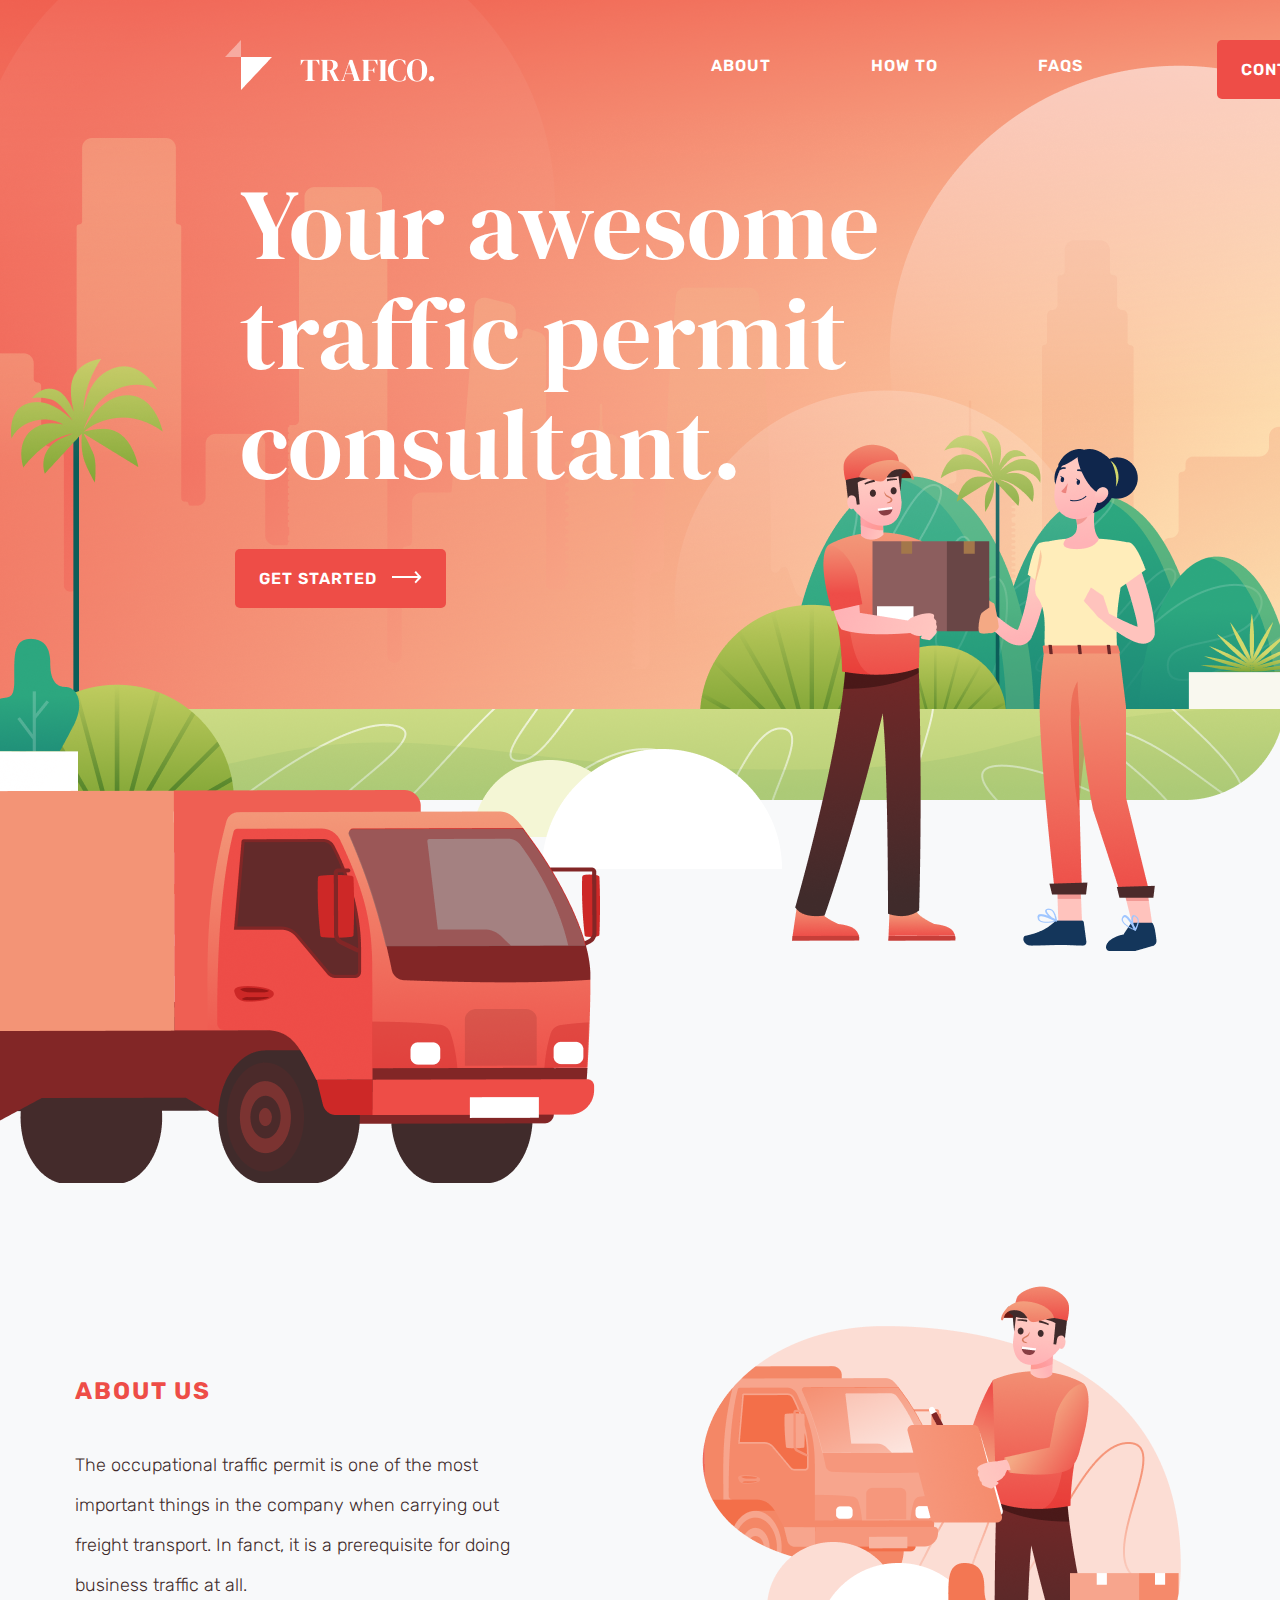
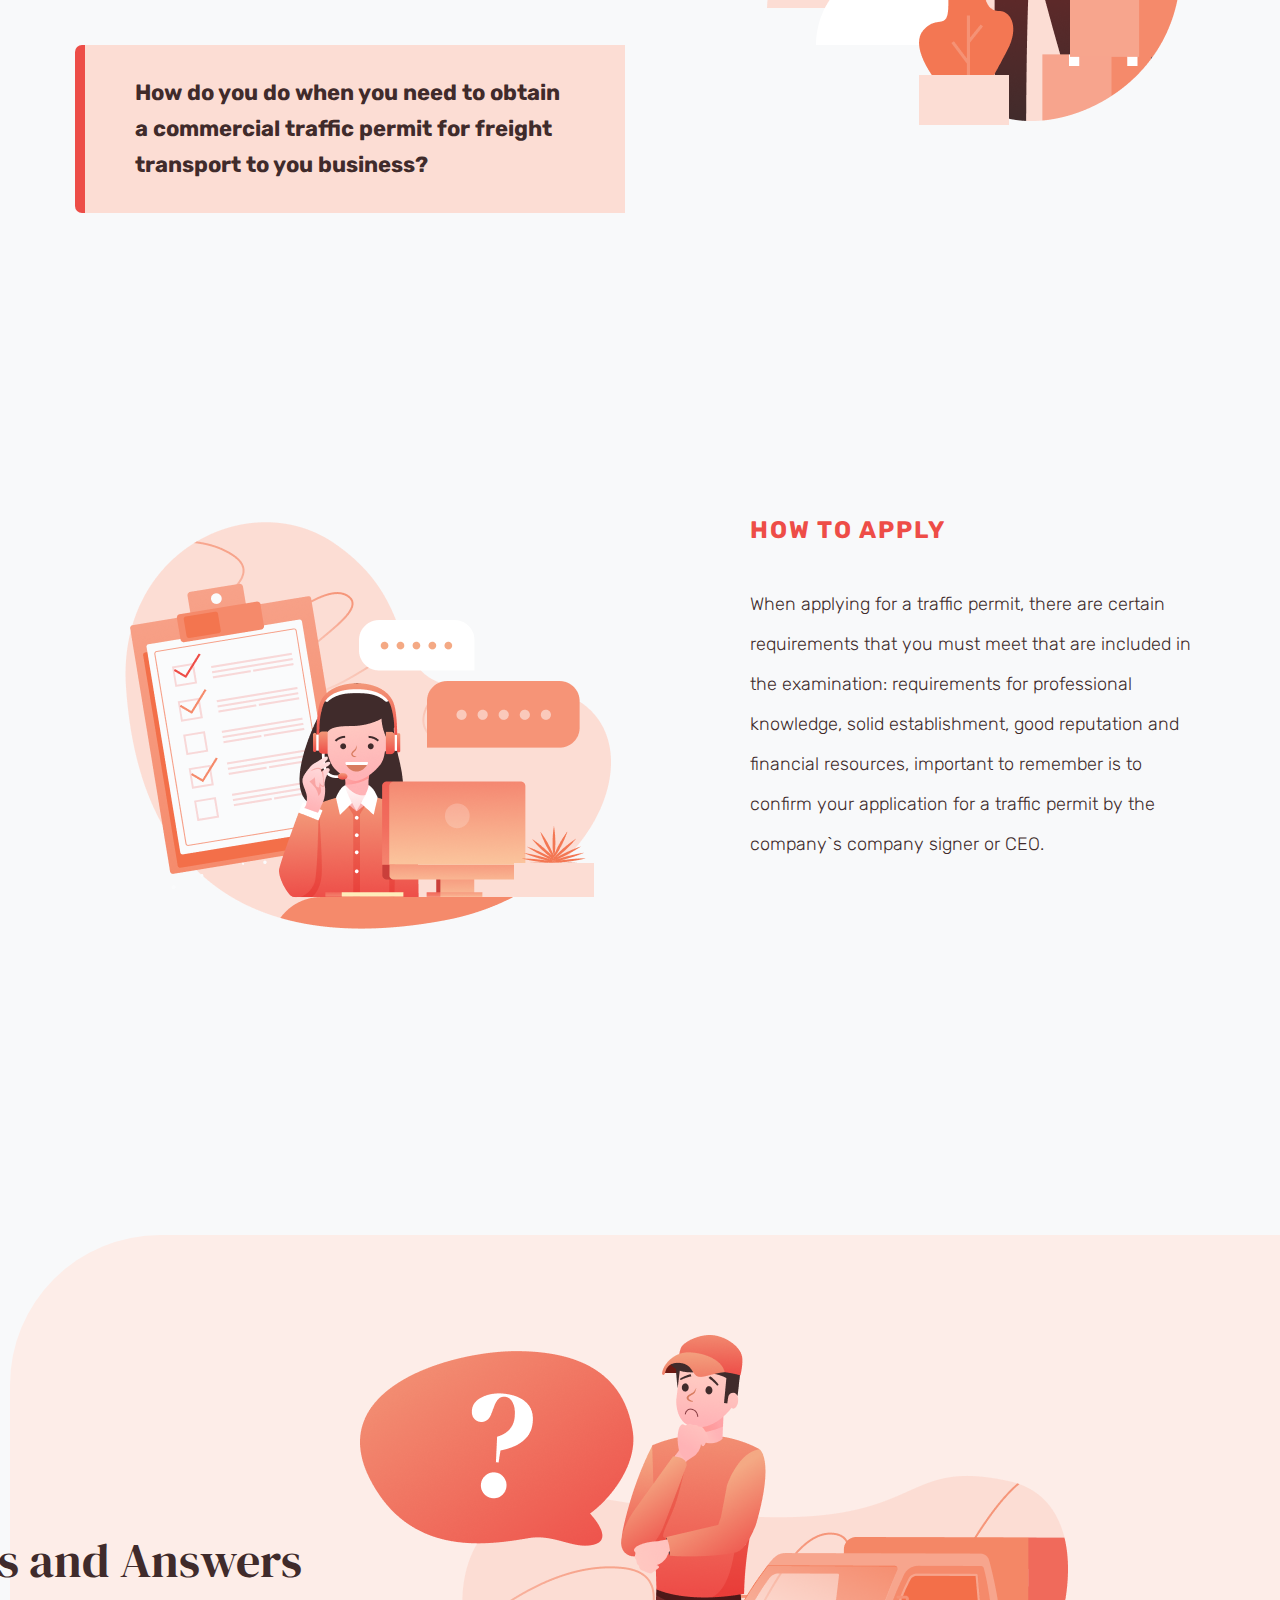
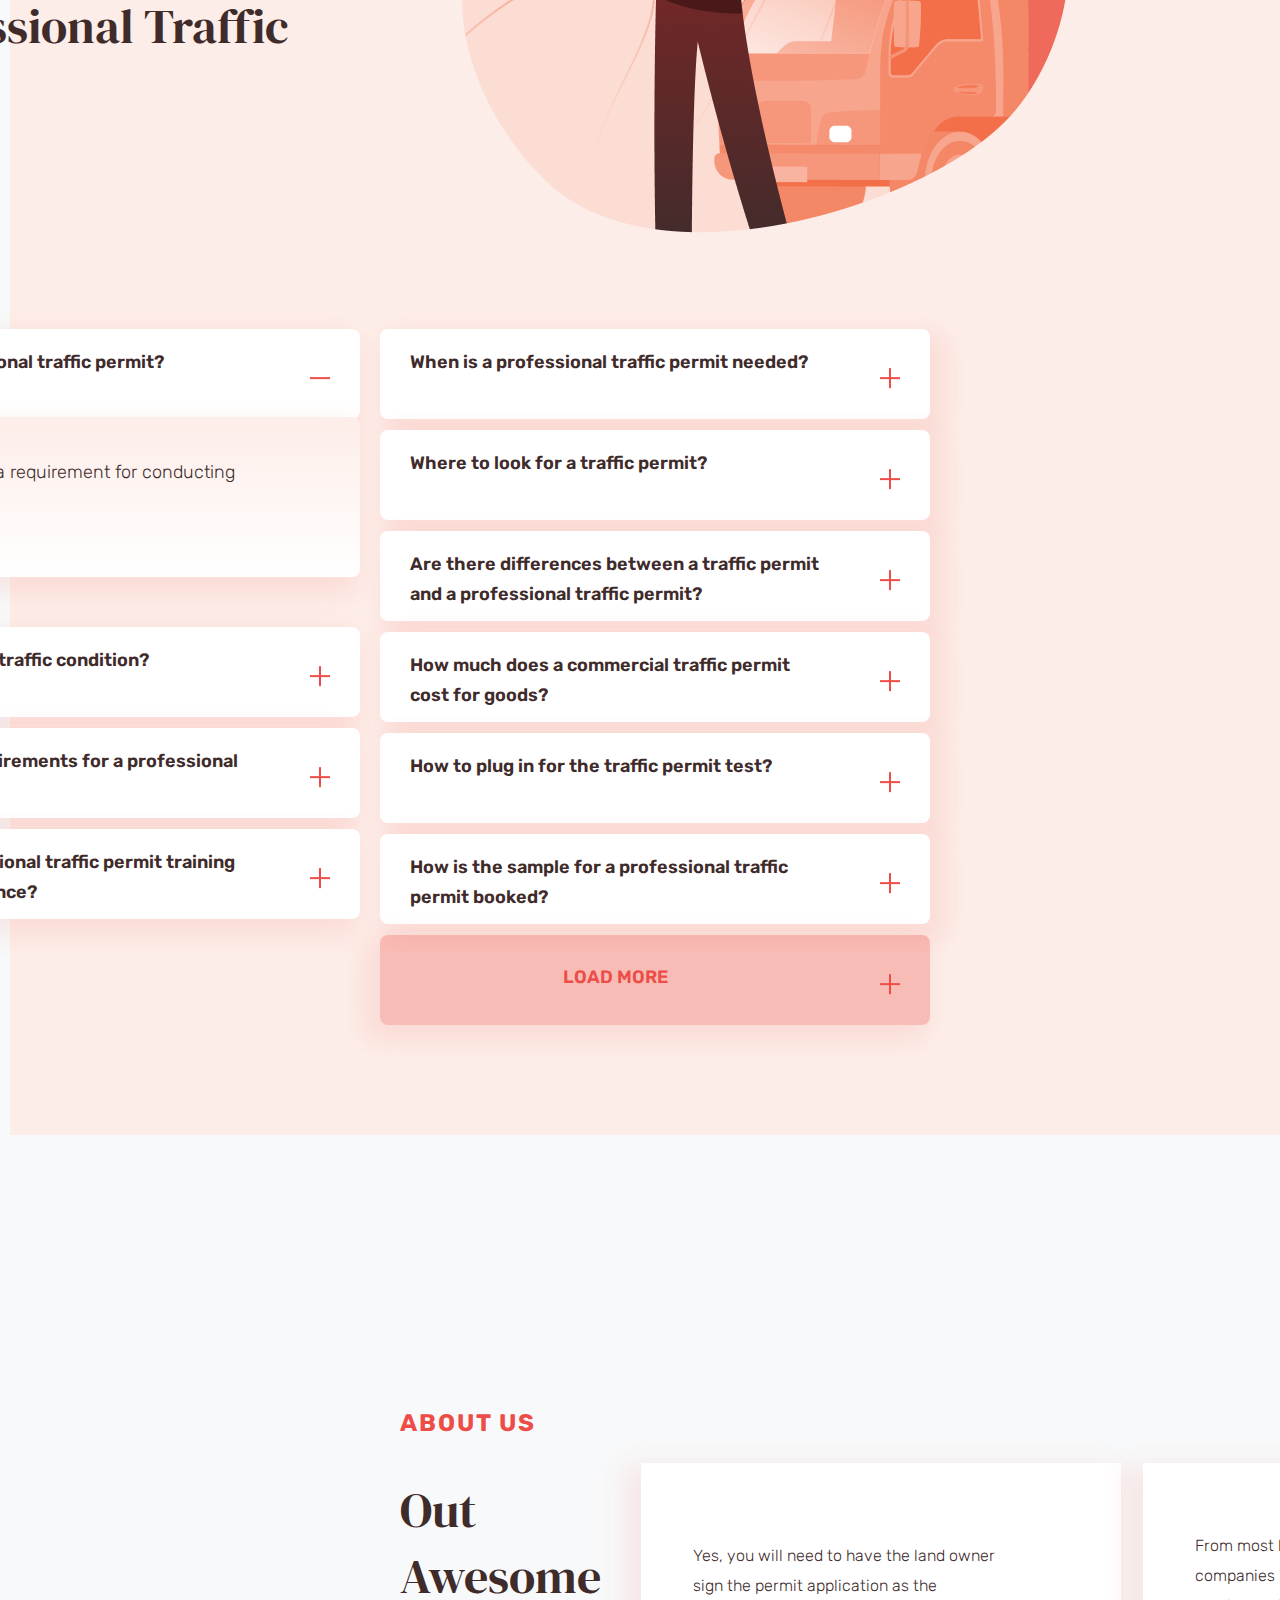
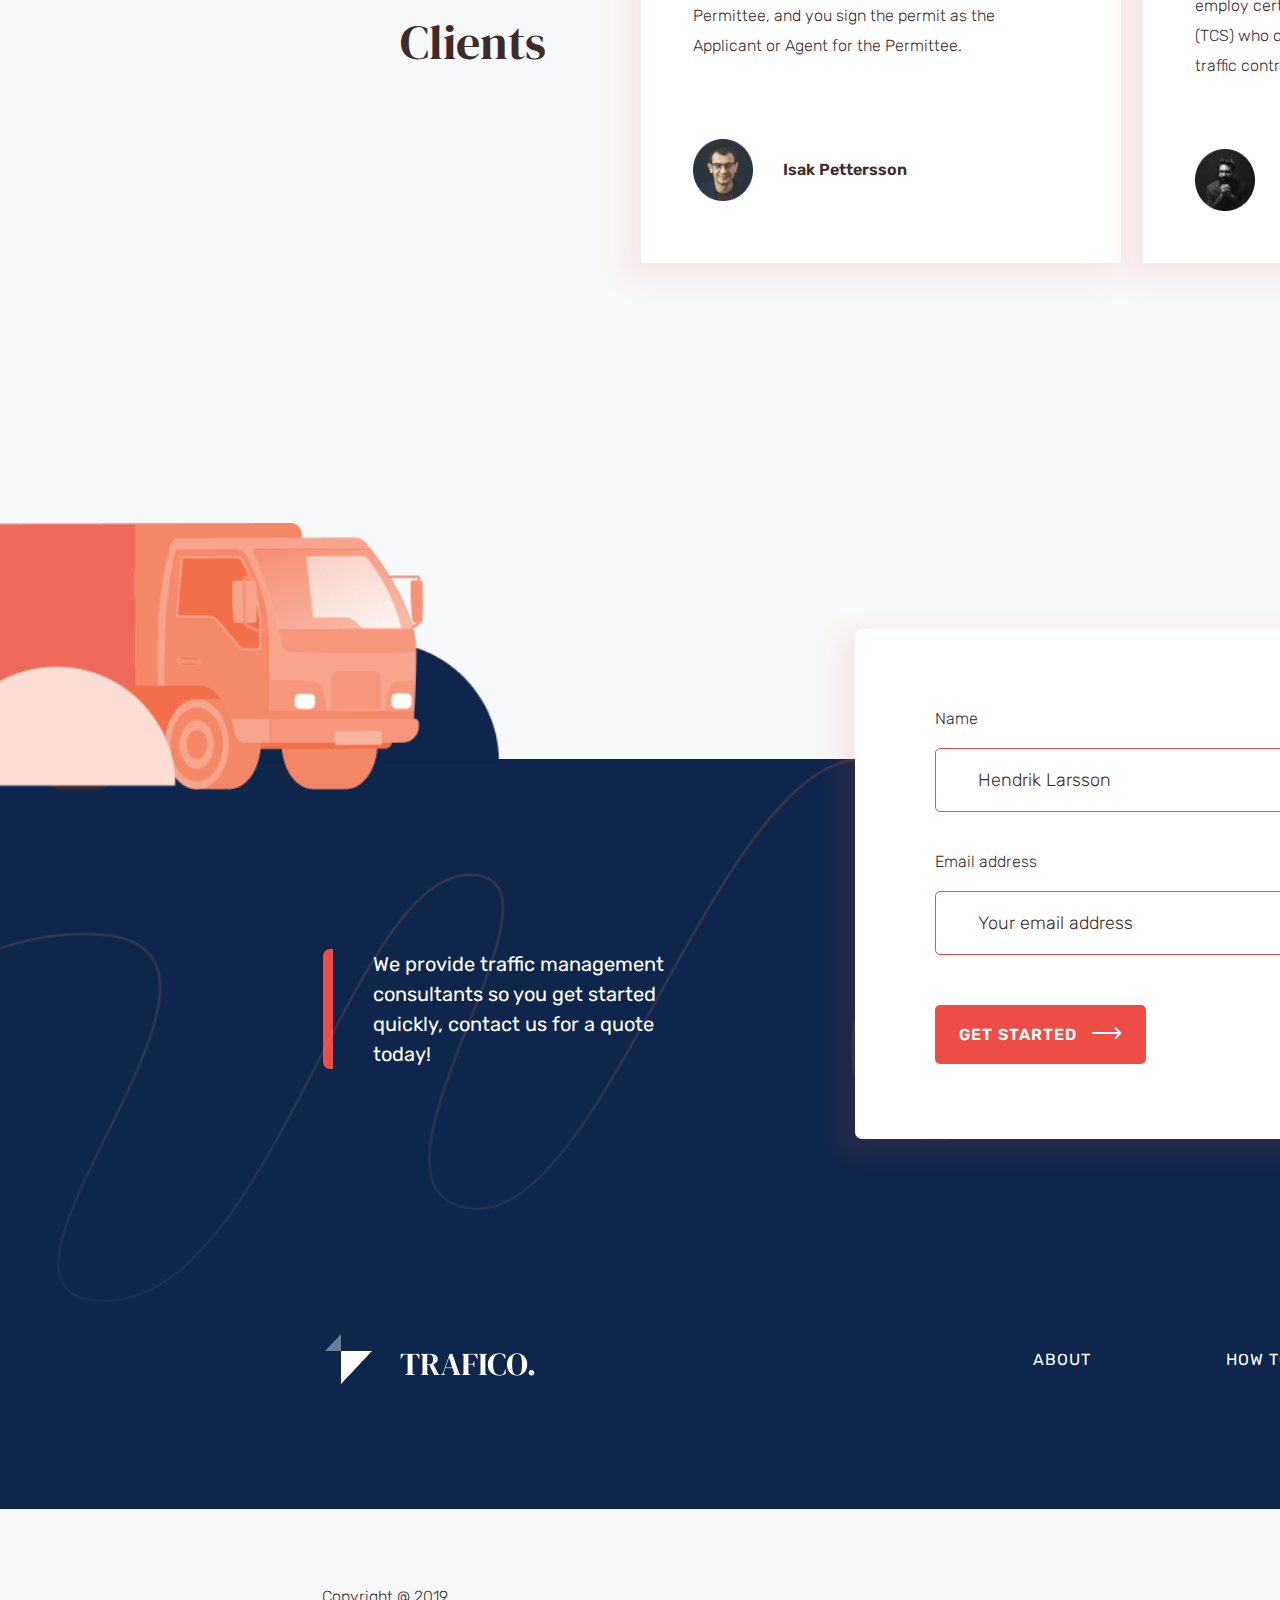
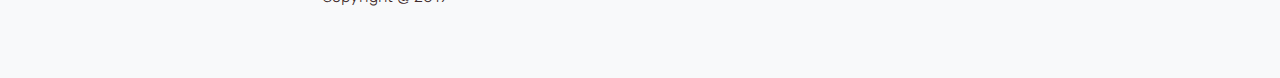
<file: index.html>
<!DOCTYPE html>
<html lang="en">
    <head>
        <meta charset="UTF-8">
        <meta name="viewport" content="width=device-width, initial-scale=1.0">
        <meta http-equiv="X-UA-Compatible" content="ie=edge">
        <link rel="shortcut icon" href="./img/mobel.png" type="image/x-icon">
        <link rel="stylesheet" href="style.css">
        <link rel="stylesheet" href="book.css">
        <link rel="stylesheet" href="mobile.css">
        <link rel="stylesheet" href="mobile-light.css">
        <title>TRAFICO.</title>
        <script src=""></script>    
    </head>
    <body>
        <header>
            <section class="scene">
                <div class="menu">
                    <div class="logo">
                        <img src="./img/logo.png" alt="logo">
                    </div>
                    <ul class="menu__nav">
                        <li class="menu__nav-item"><a href="./slider.html" target="_blank">ABOUT</a></li>
                        <li class="menu__nav-item"><a href="./slider.html" target="_blank">HOW TO</a></li>
                        <li class="menu__nav-item"><a href="./slider.html" target="_blank">FAQS</a></li>
                    </ul>
                    <button class="button-contact"><a class="go-slider" href="./slider.html" target="_blank">CONTACT US</a></button>
                </div>
                <ul class="menu__nav-mobile">
                    <li class="menu__nav-item"><a href="./slider.html" target="_blank">ABOUT</a></li>
                    <li class="menu__nav-item"><a href="./slider.html" target="_blank">HOW TO</a></li>
                    <li class="menu__nav-item"><a href="./slider.html" target="_blank">FAQS</a></li>
                </ul>
                <h1>Your awesome traffic permit consultant.</h1>
                <button class="button-contact button-getstarted"><a class="go-slider" href="./slider.html" target="_blank">GET STARTED &nbsp;&nbsp;<img src="./img/right.png" alt="GET STARTED"/></a></button>
                <div class="model__mob">
                    <img src="./img/mobel.png" class="model__img" alt="mobel">
                </div>
            </section>
            <section class="model"></section>
            
        </header>
        <main>
            <section class="aboutus">
                <div class="title">
                    <h3>ABOUT US</h3>
                    <p class="title__text">The occupational traffic permit is one of the most important things in the company
                        when carrying out freight transport. In fanct, it is a prerequisite for doing business traffic at all.
                    </p>
                    <h4>How do you do when you need to obtain a commercial traffic permit for freight transport to you business?</h4>
                </div>
                <div class="title__img-up">
                    <img src="./img/Illustration.png" class="man__img" lt="man">
                </div>
            </section>
            <section class="application">
                <div class="title__img-left">
                    <img src="./img/illustrations.png" class="woman__img" alt="woman">
                </div>
                <div class="title title-down">
                    <h3>HOW TO APPLY</h3>
                    <p class="title__text">When applying for a traffic permit, there are certain requirements that you must meet that are included
                        in the examination: requirements for professional knowledge, solid establishment, good reputation and financial resources, important
                        to remember is to confirm your application for a traffic permit by the company`s company signer or CEO.
                    </p>
                </div>
            </section>
            <section class="faq"> 
                <div class="faq__background"> 
                    <div class="faq__container">
                        <div class="faq__title">
                            <h3>FAQ</h3>
                            <h2>Questions and Answers on Professional Traffic Permits:</h2>
                        </div>
                        <img src="./img/Group14.png" class="questions__img" alt="questions">
                    </div>
                    <div class="faq_questions">
                        <div class="questions__answers">
                            <div class="questions__plus">
                                <p class="questions__text">What is a professional traffic permit?</p>
                                <div class="minus">
                                    <img src="./img/minus.png" class="minus-img" alt="minus">
                                </div>
                            </div>
                            <div class="questions__minus">
                                <p class="questions__text text-light">Traffic permits are a requirement for conducting professional traffic.</p>
                                
                            </div>
                            <div class="questions__plus">
                                <p class="questions__text">How to check the traffic condition?</p>
                                <div class="minus">
                                    <img src="./img/plus.png" class="minus-img" alt="minus">
                                </div>
                            </div>
                            <div class="questions__plus">
                                <p class="questions__text">What are the requirements for a professional traffic permit?</p>
                                <div class="minus">
                                    <img src="./img/plus.png" class="minus-img" alt="minus">
                                </div>
                            </div> 
                            <div class="questions__plus">
                                <p class="questions__text">Are there professional traffic permit training courses at a distance?</p>
                                <div class="minus">
                                    <img src="./img/plus.png" class="minus-img" alt="minus">
                                </div>
                            </div> 
                        </div>
                        <div class="questions__answers">
                            <div class="questions__plus plus-right">
                                <p class="questions__text">When is a professional traffic permit needed?</p>
                                <div class="minus">
                                    <img src="./img/plus.png" class="minus-img" alt="minus">
                                </div>
                            </div>
                            <div class="questions__plus plus-right">
                                <p class="questions__text">Where to look for a traffic permit?</p>
                                <div class="minus">
                                    <img src="./img/plus.png" class="minus-img" alt="minus">
                                </div>
                            </div>
                            <div class="questions__plus plus-right">
                                <p class="questions__text">Are there differences between a traffic permit and a professional traffic permit?</p>
                                <div class="minus">
                                    <img src="./img/plus.png" class="minus-img" alt="minus">
                                </div>
                            </div> 
                            <div class="questions__plus plus-right">
                                <p class="questions__text">How much does a commercial traffic permit cost for goods?</p>
                                <div class="minus">
                                    <img src="./img/plus.png" class="minus-img" alt="minus">
                                </div>
                            </div> 
                            <div class="questions__plus plus-right">
                                <p class="questions__text">How to plug in for the traffic permit test?</p>
                                <div class="minus">
                                    <img src="./img/plus.png" class="minus-img" alt="minus">
                                </div>
                            </div> 
                            <div class="questions__plus plus-right">
                                <p class="questions__text">How is the sample for a professional traffic permit booked?</p>
                                <div class="minus">
                                    <img src="./img/plus.png" class="minus-img" alt="minus">
                                </div>
                            </div> 
                            <div class="questions__plus plus-load">
                                <p class="questions__text text-load">LOAD MORE</p>
                                <div class="minus">
                                    <img src="./img/plus.png" class="minus-img" alt="minus">
                                </div>
                            </div> 
                        </div>
                    </div> 
                </div>      
            </section>
            <section class="clients">
                <div class="clients__title">
                    <h3>ABOUT US</h3>
                        <h2>Out Awesome Clients</h2>
                </div>
                <div class="clients__cards">
                    <div class="clients__arrows">
                        <img src="./img/arrowleft.png" alt="">
                        <img src="./img/arrowright.png" class="arrowright" alt="">
                    </div>
                    <div class="client__person">
                        <div class="clients__reviews">
                            <p class="questions__text clients__text">Yes, you will need to have the land owner sign the permit application
                                as the Permittee, and you sign the permit as the Applicant or Agent for the Permittee.
                            </p>  
                            <div class="clients__name">
                                <img src="./img/Ellipse9.png" alt="Isak Pettersson"> 
                                <p class="questions__text name__text">Isak Pettersson</p> 
                            </div>
                        </div>
                        <div class="clients__reviews">
                            <p class="questions__text clients__text">From most barricade or traffic control companies located in the phone 
                                book. They employ certified Traffic Control Supervisors (TCS) who can generate and certify the traffic control plan.
                            </p>
                            <div class="clients__name">  
                                <img src="./img/Ellipse8.png" alt="Simon Sandberg"> 
                                <p class="questions__text name__text">Simon Sandberg</p> 
                            </div>
                        </div>
                        <div class="clients__reviews transparent">
                            <p class="questions__text clients__text">An A-Line, or access restriction deed is a property right that has been obtained 
                                by CDOT for the sole purpose of prohibiting direct
                            </p>  
                            <div class="clients__name">  
                                <img src="./img/Ellipse7.png" class="transparent" alt="Simon Sandberg"> 
                                <p class="questions__text name__text">Simon Sandberg</p>    
                            </div>    
                        </div>
                    </div>
                </div>
            </section> 
        </main>
        <footer>
            <section class="form">
                <img src="./img/Group35.png" class="bibica" alt="bibica">
                <div class="blue">
                    <img src="./img/Vector.png" class="vector" alt="vector">
                </div>
                <div class="consultant">
                    <p class="consultant__text">
                        We provide traffic management consultants so you get started quickly, contact us for a quote today!
                    </p>
                </div>

                <form class="form__wrap"> 
                    <div class="form__container">             
                        <label for="" class="form__label">Name</label>
                        <input type="text" name="username" placeholder="Hendrik Larsson" required minlength="2" maxlength="32" class="form__inp" >
                        <label for="" class="form__label">Email address</label>
                        <input type="email" name="usermail" placeholder="Your email address" required class="form__inp" >
                        <button class="button-contact button__form"><a class="go-slider" href="./slider.html" target="_blank">GET STARTED &nbsp;&nbsp;<img src="./img/right.png" alt="GET STARTED"></a></button>             
                    </div> 
                </form>              
            </section>
            <section class="contacts">
                <div class="menu menu__footer">
                    <div class="logo">
                        <img src="./img/logo.png" alt="logo">
                    </div>
                    <ul class="menu__nav">
                        <li class="menu__nav-item menu__nav-footer"><a href="#">ABOUT</a></li>
                        <li class="menu__nav-item menu__nav-footer"><a href="#">HOW TO</a></li>
                        <li class="menu__nav-item menu__nav-footer"><a href="#">FAQS</a></li>
                    </ul>   
                </div>
                <ul class="menu__nav-mobile">
                    <li class="menu__nav-item menu__nav-item-mobil"><a href="#">ABOUT</a></li>
                    <li class="menu__nav-item menu__nav-item-mobil"><a href="#">HOW TO</a></li>
                    <li class="menu__nav-item menu__nav-item-mobil"><a href="#">FAQS</a></li>
                </ul>
                <div class="contact__footer">
                    <p class="questions__text clients__text text-footer">Copyright @ 2019</p>
                    <div class="messengers">
                        <div class="messengers__item">
                            <a href="https://hotsmm.github.io/Bushueva-CV/" target="_blank">
                                <img src="./img/f.png" alt="facebook">
                            </a>    
                        </div>
                        <div class="messengers__item">
                            <a href="https://hotsmm.github.io/Bushueva-CV/" target="_blank">
                                <img src="./img/t.png" alt="twitter">
                            </a>    
                        </div>
                        <div class="messengers__item">
                            <a href="https://hotsmm.github.io/Bushueva-CV/" target="_blank">
                                <img src="./img/i.png" alt="insta">
                            </a>    
                        </div>
                    </div>
                </div>
            </section>
        </footer>
    </body>
</html>
</file>
<file: style.css>
@import url('https://fonts.googleapis.com/css2?family=Rubik:wght@700&display=swap');
@import url('https://fonts.googleapis.com/css2?family=Rubik:wght@300&display=swap');
@import url('https://fonts.googleapis.com/css2?family=DM+Serif+Display&display=swap');

body {
    margin: 0 auto;
    box-sizing: border-box;
    background-color: #F8F9FA;
}

header {
    width: 100%;
}

.scene {
    background: url('./img/Scene.png');
    background-repeat: no-repeat;
    width: 1285px;
    height: 960px;
}

.menu {
    display: flex;
    flex-direction: row;
    justify-content: space-between;
    padding-top: 40px;
    margin-left: 225px;
    width: 1150px;
}

.menu__nav {
    list-style: none;
    display: flex;   
}

.menu__nav-mobile {
    display: none;
}

.menu__nav-item {
    font-family: 'Rubik', sans-serif;
    margin-left: 100px;
    font-size: 16px;
    font-weight: 600;
    letter-spacing: 1px;
}

.menu__nav-item a {
    text-decoration: none;
    color: white;
}

.button-contact {
    border: none;
    background-color: #EE4D47;
    border-radius: 5px;
    padding: 20px 24px;
    color: #ffffff;
    font-family: 'Rubik', sans-serif;
    font-size: 16px;
    font-weight: 600;
    letter-spacing: 1px;
    cursor: pointer;
}

h1 {
    font-family: 'DM Serif Display', serif;
    font-size: 100px;
    font-weight: 400;
    line-height: 1.1em;
    color: #ffffff;
    width: 740px;
    margin-left: 240px;
    margin-block-start: 0;
    margin-block-end: 0;
    margin-top: 70px;
}

.button-getstarted {
    margin-left: 235px;
    margin-top: 50px;
}

.go-slider {
    text-decoration: none;
    color: white;
}

.model {
    background-image: url('./img/mobel.png');
    background-repeat: no-repeat;
    width: 800px;
    height: 393px;
    margin-bottom: 170px;
    margin-top: -170px;
}

.model__mob {
    display: none;
}

.aboutus {
    margin: 0 auto;
    display: flex;
    flex-direction: row;
    justify-content: space-between;
    width: 1130px;
    padding-bottom: 160px;
}

.title {
    width: 550px;
}

h3 {
    font-family: 'Rubik', sans-serif;
    font-size: 24px; 
    color: #EE4D47;
    letter-spacing: 2px;
    text-align: left;
}

.title__text {
    width: 450px;
    font-family: 'Rubik', sans-serif;
    font-size: 18px; 
    font-weight: 300;
    line-height: 40px;
    color: #402B2B;
    text-align: left;
    margin-top: 40px;
    margin-bottom: 40px;
}

h4 {
    font-family: 'Rubik', sans-serif;
    font-size: 22px; 
    font-weight: medium;
    line-height: 36px;
    color: #402B2B;
    padding: 30px 50px;
    background-color: #FCDDD4;
    border-left: #ED4D47 solid 10px;
    border-bottom-left-radius: 7px;
    border-top-left-radius: 7px;
}

.title__img-up {
    width: 550px;
    margin-top: -80px;
}

.application {
    margin: 0 auto;
    display: flex;
    flex-direction: row;
    justify-content: space-between;
    width: 1300px;
    padding-bottom: 150px;
}

.title__img-left {
    width: 720px;
}

.title-down {
    padding-top: 90px;
}

.faq {
    margin-bottom: 250px;
}

.faq__background {
    background-color: #FDEDE8;
    width: 1270px;
    border-top-left-radius: 150px;
    height: 1500px;
    margin-left: auto;
}

.faq__container {
    display: flex;
    flex-direction: row;
    position: relative;
    top: 100px;
    left: -200px;
    padding-bottom: 85px;
}

.faq__title {
    padding-top: 100px;
    width: 550px;
}

h2 {
    color: #402B2B;
    font-family: 'DM Serif Display', serif;
    font-size: 48px;
    font-weight: 400;
}

.faq_questions {
    display: flex;
    flex-direction: row;
    position: relative;
    top: 100px;
    left: -210px;
}

.questions__plus {
    background-color: #ffffff;
    width: 550px;
    height: 90px;
    border-radius: 8px;
    display: flex;
    flex-direction: row;
    justify-content: flex-start;
    margin-top: 11px;
    margin-left: 10px;
    margin-right: 10px;
    box-shadow: -10px 10px 25px 7px rgba(237, 77, 71, .1);
}

.questions__minus {
    background: linear-gradient(#FDEDE8, #ffffff);
    box-shadow: -10px 10px 25px 7px rgba(237, 77, 71, .1);
    width: 550px;
    border-radius: 8px;
    margin-top: -20px;
    margin-left: 10px;
    margin-right: 10px;
    margin-bottom: 50px;
}

.plus-right {
    box-shadow: 10px 10px 25px 7px rgba(237, 77, 71, .1);
}

.questions__text {
    color: #402B2B;
    font-family: 'Rubik', sans-serif;
    font-weight: 600;
    font-size: 18px; 
    line-height: 30px;
    padding-left: 30px;
    padding-right: 60px;
    width: 410px;
}

.text-light {
    font-weight: 300;
    padding: 40px 35px 60px;
}

.minus {
    padding-top: 7%;
}

.plus-load {
    background-color: rgba(237, 77, 71, .3);
    margin-bottom: 90px; 
}

.text-load {
    text-align: center;
    color: #ED4D47;
    padding-top: 9px;
}

.clients {
    display: flex;
    flex-direction: row;
    margin-bottom: 160px;
}

.clients__title {
    width: 300px;
    padding-left: 400px;
}

.clients__cards {
    margin-left: auto;
}

.clients__arrows {
    text-align: right;
    margin-right: 230px;
}

.arrowright {
    padding-left: 30px;
}

.client__person {
    display: flex;
    flex-direction: row;
    overflow: hidden;
    width: 1110px;
    height: 500px;
    padding-left: 40px;
    padding-top: 60px;
}

.clients__reviews {
    width: 480px;
    height: 400px;
    background-color: #ffffff;
    box-shadow: -10px 10px 25px 7px rgba(237, 77, 71, .1);
    margin-right: 22px;
    display: flex;
    flex-direction: column;
    justify-content: space-evenly;
}

.clients__name {
    display: flex;
    flex-direction: row;
    padding-left: 52px;
    justify-content: end;
}

.clients__text {
    font-weight: 300;
    font-size: 16px; 
    width: 320px;
    padding-left: 52px;
}

.name__text {
    font-size: 16px;
}

.transparent {
    opacity: .8;
}

.bibica {
    width: 500px;
}

.blue {
    background-color: #0F264C;
    width: 1645px;
    border-top-right-radius: 100px;
    height: 750px;
    margin-top: -35px;
}

.vector {
    width: 950px;
    z-index: -1;
}

.consultant {
    margin-top: -580px;
    margin-left: 323px;
    border-left: #ED4D47 solid 10px;
    border-bottom-left-radius: 7px;
    border-top-left-radius: 7px;
}

.consultant__text {
    font-family: 'Rubik', sans-serif;
    font-size: 20px; 
    font-weight: medium;
    line-height: 30px;
    color: #ffffff;
    width: 330px;
    padding-left: 40px;
}

.form {
    margin-bottom: 155px;
}

.form__wrap {
    width: 510px;
    height: 400px;
    background-color: #ffffff;
    box-shadow: -10px 10px 25px 7px rgba(237, 77, 71, .1);
    margin-left: 855px;
    margin-top: -460px;
    border-radius: 7px;
    padding: 55px;
    z-index: 1;
    position: relative;
}

.form__container {
    margin-top: 25px;
}

.form__label {
    font-family: 'Rubik', sans-serif;
    font-size: 16px; 
    font-weight: 300;
    color: #402B2B;
    padding-left: 25px;
}

.form__inp {
    width: 450px;
    height: 60px;
    border: #EE4D47 solid .5px;
    font-weight: 300;
    font-family: 'Rubik', sans-serif;
    margin-top: 20px;
    margin-bottom: 40px;
    display: block;
    font-size: 18px;
    border-radius: 5px;
    margin-left: 25px;
}

 ::-webkit-input-placeholder { /* WebKit browsers */
    color:   #402B2B;
    padding-left: 40px;
}
 :-moz-placeholder { /* Mozilla Firefox 4 to 18 */
    color:    #402B2B;
    padding-left: 40px;
}
 ::-moz-placeholder { /* Mozilla Firefox 19+ */
    color:    #402B2B;
    padding-left: 40px;
}
 :-ms-input-placeholder { /* Internet Explorer 10+ */
    color:   #402B2B;
    padding-left: 40px;
}

input:focus {
    border: 2px solid #EE4D47;
    box-shadow: -10px 10px 25px 7px rgba(237, 77, 71, .1);
    font-weight: bold;
    cursor: pointer;
    outline: 0;
    outline-offset: 0;
}

.button__form {
    margin-left: 25px;
    margin-top: 10px;
}

.menu__footer {
    padding-left: 100px;
}

.menu__nav-footer {
    font-weight: 400;
    padding-bottom: 131px;
    margin-left: 130px;
    margin-right: 5px;
}

.contact__footer {
    display: flex;
    flex-direction: row;
    justify-content: space-between;
    width: 1190px;
    margin-left: 270px;
    padding-bottom: 50px;
    padding-top: 50px;
}

.messengers {
    display: flex;
    flex-direction: row;
}

.messengers__item {
    margin-left: 35px;
}
</file>
<file: book.css>
@media screen and (max-width: 1215px) and (min-width: 950px)  {
    body {
        margin: 0 auto;
        box-sizing: border-box;
        background-color: #F8F9FA;
    }
    
    .scene {
        width: 100%;
    }
    
    .menu {
        margin: 0 auto;
        width: 93%;
    }

    .menu__nav-mobile {
        display: none;
    }

    .menu__nav-item {
        margin-left: 90px;
    }

    h1 {
        margin-left: 200px;
    }

    .button-getstarted {
        margin-left: 200px;
    }

    .model__mob {
        display: none;
    }

    .aboutus {
        width: 930px;
        padding-bottom: 90px;
        justify-content: flex-end;
    }

    .title {
        width: 450px;
    }

    .title__img-up {
        width: 450px;
    }

    .man__img {
        width: 450px;
    }

    .application {
        width: 920px;
        justify-content: flex-start;
        padding-bottom: 80px;
    }

    .title__img-left {
        width: 500px;
    }

    .woman__img {
        width: 500px;
    }

    .title-down {
        width: 390px;
    }

    .title__text {
        width: 390px;
    }

    .faq {
        margin-bottom: 30px;
    }

    .faq__background {
        width: 100%;
        height: auto;
        margin: 0 auto;
    }

    .faq__container {
        width: 95%;
        justify-content: center;
        position: static;
        padding-bottom: 20px;
    }

    .faq__title {
        margin-left: 50px;
        width: 450px;
    }

    .questions__img {
        width: 460px;
        height: 350px;
        margin-top: 60px ;
    }

    .faq_questions {
        width: 95%;
        position: static;
        margin: 0 auto;
        justify-content: center;
    }

    .questions__plus {
        width: 430px;
    }

    .questions__minus {
        width: 430px;
    }

    .minus {
        padding-right: 15px;
    }

    .questions__text {
        padding-right: 20px;
        line-height: 28px;
        font-size: 17px; 
    }

    .text-light {
        padding-left: 20px;
    }

    .clients {
        flex-direction: column;
        margin-bottom: 0;
    }

    .clients__title {
        margin: 0 auto;
        padding-left: 0;
    }

    .clients__cards {
        width: 95%;
        margin: 0 auto;
    }

    .clients__arrows {
        display: none;
    }

    .client__person {
        width: 95%;
    }

    .clients__reviews {
        width: 420px;
        height: 340px;
    }

    .transparent {
        display: none;
    }

    .blue {
        width: 100%;
    }

    .vector {
        width: 100%;
        margin-top: 60px;
    }

    .consultant {
        margin-left: 60%;
        margin-top: -1000px;
    }

    .consultant__text { 
        color: #0F264C;
    }

    .form {
        margin-bottom: 80px;
    }

    .form__wrap {
        margin-left: 9%;
        margin-top: 170px;
    }

    .contacts{
        background-color: #0F264C;
    }

    .menu__footer {
        padding-left: 0;
        padding-top: 0;
    }

    .contact__footer {
        width: 90%;
        margin-left: 0;
        padding-top: 0;
    }

    .text-footer {
        color: #ffffff;
    }
}
</file>
<file: mobile.css>
@media screen and (max-width: 950px) and (min-width: 500px)  { 
    body {
        margin: 0 auto;
        box-sizing: border-box;
        background-color: #F8F9FA;
    }
    
    .scene {
        width: 100%;
        height: auto;
    }
    
    .menu {
        width: 90%;
        margin: 0 auto;
    }
   
    .menu__nav {
        display: none;
    }

    .menu__nav-mobile {
        display: flex;
        list-style: none;
        justify-content: center;
        width: 80%;
        margin-top: 30px;
    }

    .menu__nav-item {
        margin-left: 60px;
    }

    h1 {
        font-size: 60px;
        width: 80%;
        margin: 0 auto;
        padding-top: 10px;
        text-align: center;
    }

    .model {
        display: none;
    }

    .model__mob {
        display: block;
        width: 85%;
        margin-top: 10%;
    }

    .model__img {
        width: 85%;
    }

    .aboutus {
        flex-direction: column;
        width: 95%;
        padding-bottom: 0;
        padding-top: 10px;
    }

    .title {
        width: 95%;
        margin: 0 auto;
    }

    h3 {
        text-align: center;
    }

    h4 {
        text-align: center;
    }

    .title__img-up {
        width: 450px;
        padding-top: 30px;
        margin: 0 auto;
    }

    .man__img {
        width: 450px;
    }

    h4 {
        width: 90%;  
        overflow: hidden;
        padding: 20px 30px;
    }

    .application {
        width: 95%;  
        flex-direction: column;
        padding-bottom: 10px;
    }

    .title__img-left {
        display: none;
    }

    .title-down {
        padding-top: 20px;
    }

    .title__text {
        width: 95%;
        margin: 0 auto;
    }

    .faq {
        margin-top: 40px;
        margin-bottom: 30px;
    }

    .faq__background {
        width: 100%;
        height: auto;
        margin: 0 auto;
    }

    .faq__container {
        flex-direction: column;
        width: 95%;
        justify-content: center;
        position: static;
        padding-bottom: 20px;
        margin: 0 auto;
    }

    .faq__title {
        padding-top: 40px;
        width: 95%;
        text-align: center;
        margin: 0 auto;
        
    }

    .questions__img {
        width: 460px;
        height: 350px;
        margin: 0 auto;
    }

    .faq_questions {
        flex-direction: column;
        width: 95%;
        position: static;
        margin: 0 auto;
        justify-content: center;
    } 

    .questions__answers {
        margin: 0 auto;
    }
    
    .questions__plus {
        width: 90%;
    }

    .questions__minus {
        width: 90%;
    }

    .minus {
        padding-right: 15px;
    }

    .questions__text {
        padding-right: 20px;
        line-height: 28px;
        font-size: 17px; 
    }

    .plus-load {
        margin-bottom: 60px;
    }

    .plus-right {
        box-shadow: -10px 10px 25px 7px rgba(237, 77, 71, .1);
    }

    .clients {
        flex-direction: column;
        margin-bottom: 60px;
    }

    .clients__title {
        margin: 0 auto;
        padding-left: 0;
        width: 450px;
        height: auto;
    }

    .clients__cards {
        width: 95%;
        margin: 0 auto;
    }

    .clients__arrows {
        display: none;
    }

    .client__person {
        width: 95%;
        display: flex;
        flex-direction: column;
        justify-content: center;
        align-items: center;
    }

    .clients__reviews {
        width: 450px;
        display: flex;
        margin-bottom: 22px;
    }

    .clients__name {
        padding-bottom: 20px;
    }

    .transparent {
        display: none;
    }

    .form {
        margin-bottom: 0;
    }

    .blue  {
        width: 100%;
        margin-top: -75px;
    }

    .vector {
        width: 100%;
        margin-top: 30px;
    }

    .consultant {
        margin-left: 20%;
        margin-top: -660px;
        margin-bottom: 60px;
    }

    .form__wrap {
        margin-top: 60px;
        width: 400px;
        margin-left: 0;
        margin: 0 auto;
        padding: 0;
    }

    .form__container {
        margin-top: 10px;
        padding-top: 30px;
    }

    .form__inp {
        width: 350px;
        margin-bottom: 25px;
    } 

    .button__form {
    margin-top: 0;
    }    
    
    .contacts{
        background-color: #0F264C;
    }

    .logo {
        margin-top: 10px;
    }

    .contact__footer {
        width: 90%;
        margin-left: 0;
        padding-top: 40px;
    }


    .menu__nav-item-mobil {
        font-weight: 400;
        padding-top: 20px;
    }

    .text-footer {
        color: #ffffff;
    }
}
</file>
<file: mobile-light.css>
@media screen and (max-width: 500px) and (min-width: 320px)  { 
        body {
            margin: 0 auto;
            box-sizing: border-box;
            background-color: #F8F9FA;
        }
    
        .scene {
            width: 100%;
            height: auto;
        }
        
        .menu {
            width: 90%;
            margin: 0 auto;
            flex-direction: column;
        }
       
        .menu__nav {
            display: none;
        }
    
        .menu__nav-mobile {
            display: flex;
            list-style: none;
            justify-content: center;
            width: 80%;
            margin-top: 30px;
        }
    
        .menu__nav-item {
            margin-left: 15px;
            margin-right: 15px;
        }

        .button-contact {
            margin-top: 40px;
            margin-bottom: 20px;
        }
    
        h1 {
            font-size: 50px;
            width: 80%;
            margin: 0 auto;
            padding-top: 10px;
            text-align: center;
        }
    
        .model {
            display: none;
        }
    
        .model__mob {
            display: block;
            width: 85%;
            margin-top: 10%;
        }
    
        .model__img {
            width: 85%;
        }
    
        .button-getstarted {
            display: none;
        }

        .aboutus {
            flex-direction: column;
            width: 95%;
            padding-bottom: 0;
            padding-top: 10px;
        }
    
        .title {
            width: 95%;
            margin: 0 auto;
        }
    
        h3 {
            text-align: center;
        }

        h4 {
            text-align: center;
        }
    
        .title__img-up {
            width: 310px;
            padding-top: 0;
            margin: 0 auto;
        }
    
        .man__img {
            width: 310px;
        }
    
        h4 {
            width: 85%;  
            overflow: hidden;
            padding: 20px;
        }
    
        .application {
            width: 95%;  
            flex-direction: column;
            padding-bottom: 10px;
        }
    
        .title__img-left {
            display: none;
        }
    
        .title-down {
            padding-top: 0;
        }
    
        .title__text {
            width: 95%;
            margin: 0 auto;
            line-height: 34px;
        }
    
        .faq {
            margin-top: 20px;
            margin-bottom: 10px;
        }
    
        .faq__background {
            width: 100%;
            height: auto;
            margin: 0 auto;
        }
    
        .faq__container {
            flex-direction: column;
            width: 95%;
            justify-content: center;
            position: static;
            padding-bottom: 20px;
            margin: 0 auto;
        }
    
        .faq__title {
            padding-top: 5px;
            width: 95%;
            text-align: center;
            margin: 0 auto;
        }

        h2 {
            font-size: 36px;
            margin-top: -15px;
            text-align: center;
        }
    
        .questions__img {
            width: 310px;
            height: auto;
            margin: 0 auto;
        }
    
        .faq_questions {
            flex-direction: column;
            width: 95%;
            position: static;
            margin: 0 auto;
            justify-content: center;
        } 
    
        .questions__answers {
            margin: 0 auto;
            width: 100%;
        }
        
        .questions__plus {
            width: 95%;
        }
    
        .questions__minus {
            width: 95%;
            margin-bottom: 20px;
        }
    
        .minus {
            padding-right: 15px;
            padding-top: 8%;
        }
    
        .questions__text {
            padding-right: 15px;
            padding-left: 20px;
            line-height: 22px;
            font-size: 17px; 
        }

        .text-light {
            width: 90%;
            padding: 20px ;
        }
    
        .plus-load {
            margin-bottom: 20px;
        }
    
        .plus-right {
            box-shadow: -10px 10px 25px 7px rgba(237, 77, 71, .1);
        }
    
        .clients {
            flex-direction: column;
            margin-bottom: 40px;
        }
    
        .clients__title {
            margin: 0 auto;
            padding-left: 0;
            width: 95%;
            height: auto;
        }
    
        .clients__cards {
            width: 95%;
            margin: 0 auto;
        }
    
        .clients__arrows {
            display: none;
        }
    
        .client__person {
            width: 95%;
            display: flex;
            flex-direction: column;
            justify-content: center;
            align-items: center;
            padding-top: 20px;
        }
    
        .clients__reviews {
            width: 90%;
            display: flex;
            margin-bottom: 22px;
        }

        .clients__text {
            padding-left: 20px;
            width: 85%;
        }

        .name__text {
            padding-left: 15px;
        }
    
        .clients__name {
            padding-bottom: 20px;
            padding-left: 20px;
        }
    
        .transparent {
            display: none;
        }
    
        .form {
            margin-bottom: 0;
        }

        
        .form__wrap {
            margin-top: 140px;
        }

        .bibica {
            width: 90%;
        }
    
        .blue  {
            width: 100%;
            margin-top: -55px;
        }
    
        .vector {
            width: 100%;
            margin-top: 50px;
        }
    
        .consultant {
            margin-left: 10%;
            margin-top: -680px;
            margin-bottom: 40px;
        }

        .consultant__text {
            padding-left: 10px;
            width: 90%;
        }    
    
        .form__wrap {
            width: 300px;
            height: 380px;
            margin: 0 auto;
            padding: 0;
        }
    
        .form__container {
            margin-top: 10px;
            padding-top: 30px;
        }
    
        .form__inp {
            width: 230px;
            margin-bottom: 25px;
        } 
    
        .button__form {
            margin-top: 0;
            width: 250px;
        }    
        
        .contacts{
            background-color: #0F264C;
        }

        .menu__footer {
            padding-left: 30px;
        }
    
        .logo {
            margin-top: 10px;
        }
    
        .contact__footer {
            width: 95%;
            margin-left: 0;
            padding-top: 40px;
        }
    
    
        .menu__nav-item-mobil {
            font-weight: 400;
            padding-top: 20px;
        }
    
        .text-footer {
            color: #ffffff;
        }

        .messengers__item {
            margin-left: 30px;
        }
    }
</file>
